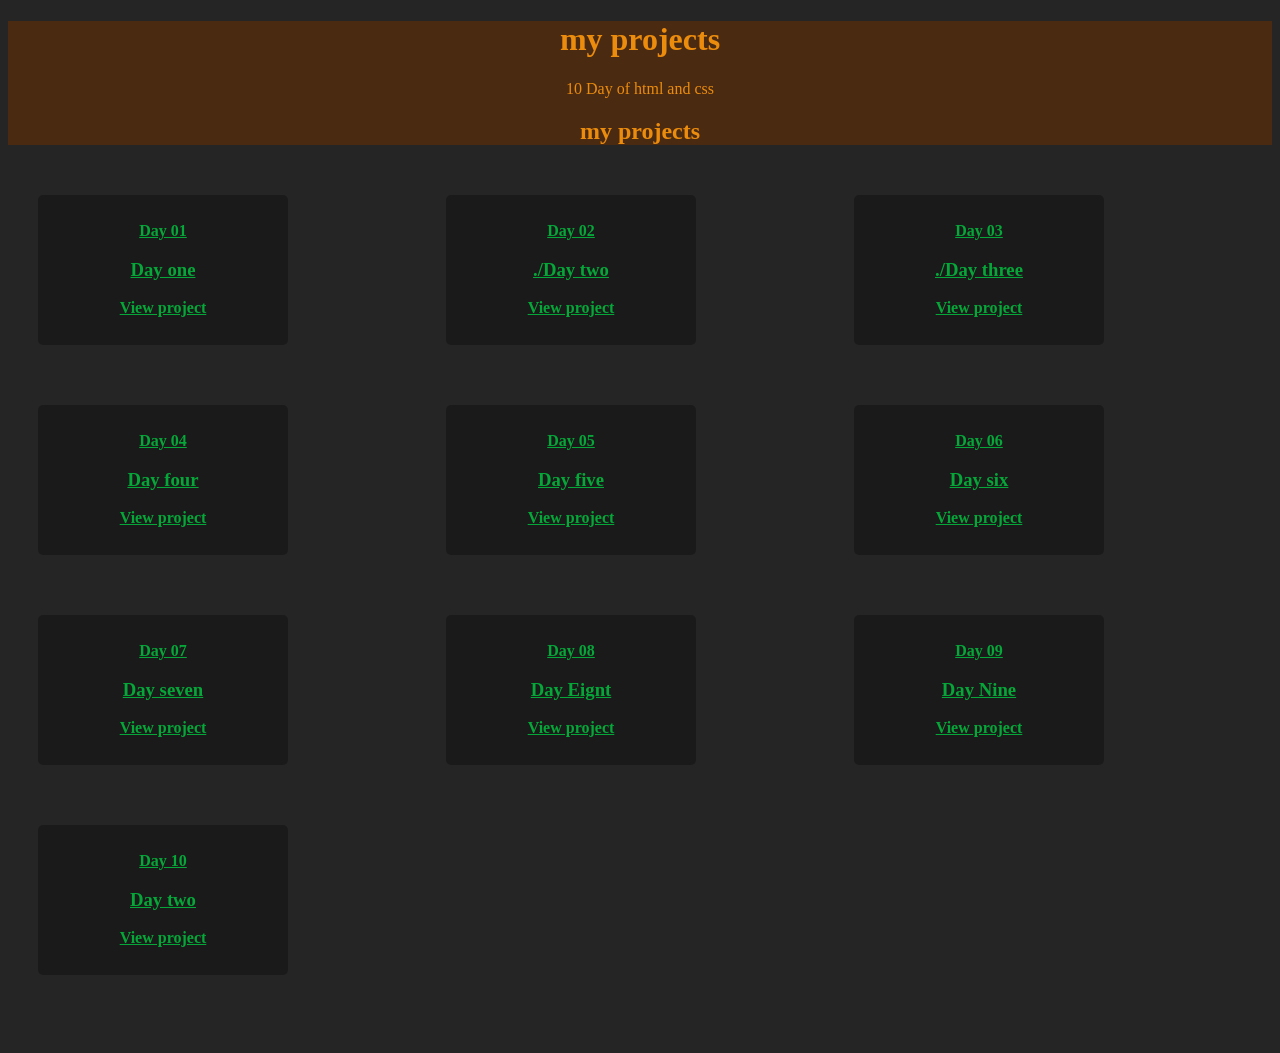
<file: index.html>
<!DOCTYPE html>
<html lang="en">
<head>
    <meta charset="UTF-8">
    <meta name="viewport" content="width=device-width, initial-scale=1.0">
    <title>Document</title>
    <style>
/* .btn{
  border: 20px;
  background-color: rgba(189, 100, 100, 0.281);
  font-family: sans-serif;
  display: grid; */


.project-grid{
  display: grid;
  border-radius: 20px;
  padding: 30px;
  /* border: 20px; */
  grid-template-columns: auto auto auto;
  gap: 20px;


}

.card{
  display: flex;
  border-radius: 5px;
  border: 20px;
  height: 150px;
  width: 250px;
  margin-bottom: 40px;
  background-color: rgba(0, 0, 0, 0.295);
  justify-content: center;
  text-align: center;
  flex-direction: column;
  color: rgb(6, 167, 57);
font-weight: bold;

}
.header{
text-align: center;
color: rgb(236, 140, 13);
background-color:rgb(75, 42, 18) ;
width: 100%;
margin: 0px;
padding: 20px, 0px;
}
body{
  background-color: rgba(0, 0, 0, 0.856);
}

    </style>
</head>
<body>
    <header class="header">
        <h1> my projects</h1>
        <p>10 Day of html and css</p>
        <h2>my projects</h2>
        <!-- <p class="subtitle">Explore my daily coding practice</p>
         -->
    </header>
    <main class="container">
        <div class="project-grid">
            <a href="./Day-01/index.html" class="card">
            <span class="Day">Day 01</span>
            <h3>Day one</h3>
            <span class="btn">View project</span>
        
        </a>

        <a href="./Day-02/index.html" class="card" >
        <span class="Day">Day 02</span>
        <h3>./Day two</h3>
        <span class="btn">View project</span>
        </a>

          <a href="./Day-03/" class="card">
        <span class="Day">Day 03</span>
        <h3>./Day three</h3>
        <span class="btn">View project</span>
        </a>

        <a href="./Day-04/index.html" class="card">
         <span class="./Day">Day 04</span>
        <h3>Day four</h3>
        <span class="btn">View project</span>
        </a>

          <a href="./Day-05/index.html" class="card">
        <span class="Day">Day 05</span>
        <h3>Day five</h3>
        <span class="btn">View project</span>
        </a>

          <a href="./Day-06/index.html" class="card">
        <span class="Day">Day 06</span>
        <h3>Day six</h3>
        <span class="btn">View project</span>
        </a>

          <a href="./Day-07/student-profile .html" class="card">
        <span class="Day">Day 07</span>
        <h3>Day seven</h3>
        <span class="btn">View project</span>
        </a>

          <a href="./Day-08/index.html" class="card">
        <span class="Day">Day 08</span>
        <h3>Day Eignt</h3>
        <span class="btn">View project</span>
        </a>

          <a href="./Day-09/index.html" class="card">
        <span class="Day">Day 09</span>
        <h3>Day Nine</h3>
        <span class="btn">View project</span>
        </a>

          <a href="./Day-10" class="card">
        <span class="Day">Day 10</span>
        <h3>Day two</h3>
        <span class="btn">View project</span>
        </a>

        </div>
    </main>
</body>
</html>
</file>
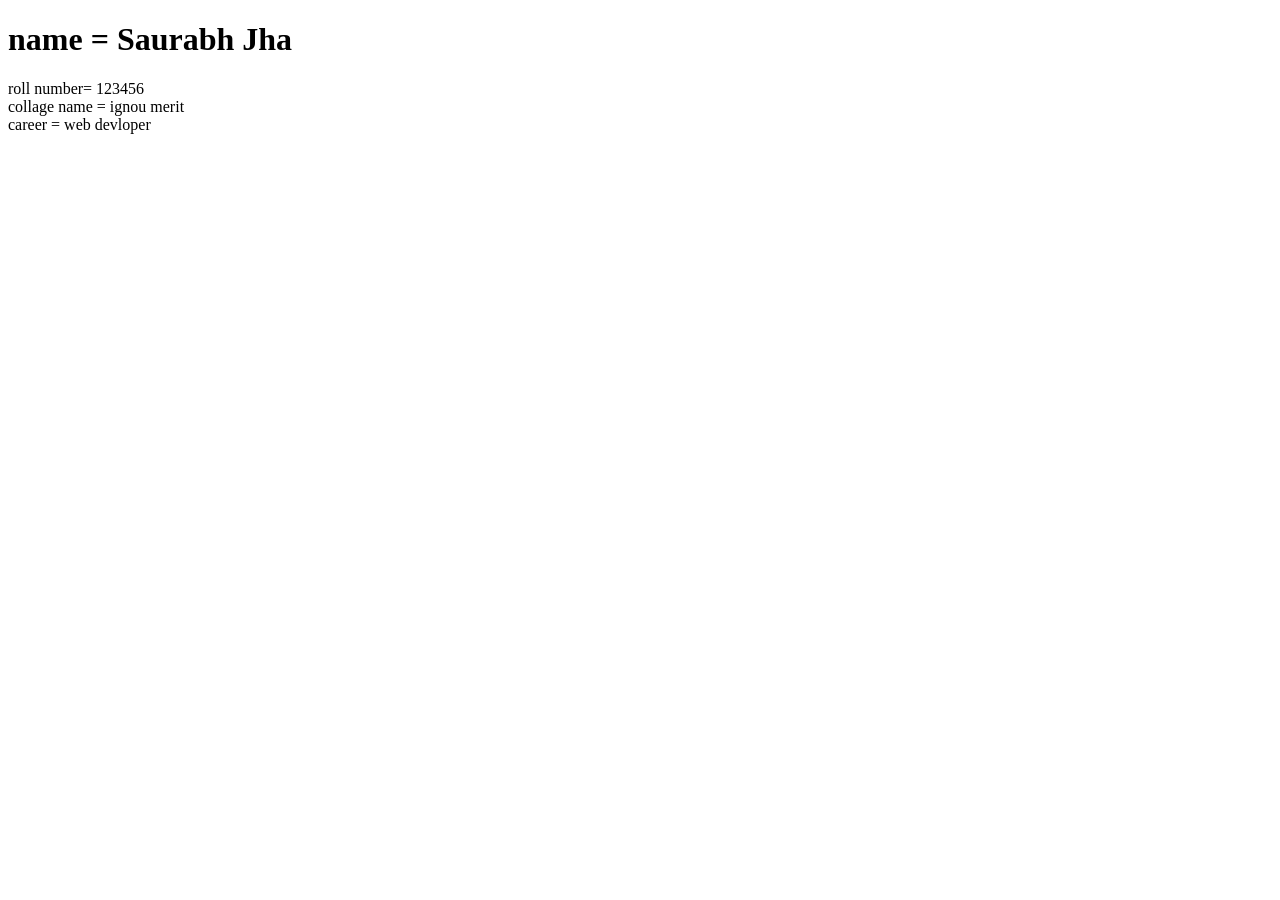
<file: day-01/index.html>
<!DOCTYPE html>
<html lang="en">
<head>
    <meta charset="UTF-8">
    <meta name="viewport" content="width=device-width, initial-scale=1.0">
    <title>My First BCA Webpage</title>
</head>
<body>
    <h1>name = Saurabh Jha</h1>
    <p>roll number= 123456 <br>
        collage name = ignou merit <br>
        career = web devloper <br>
    </p>
</body>
</html>
</file>
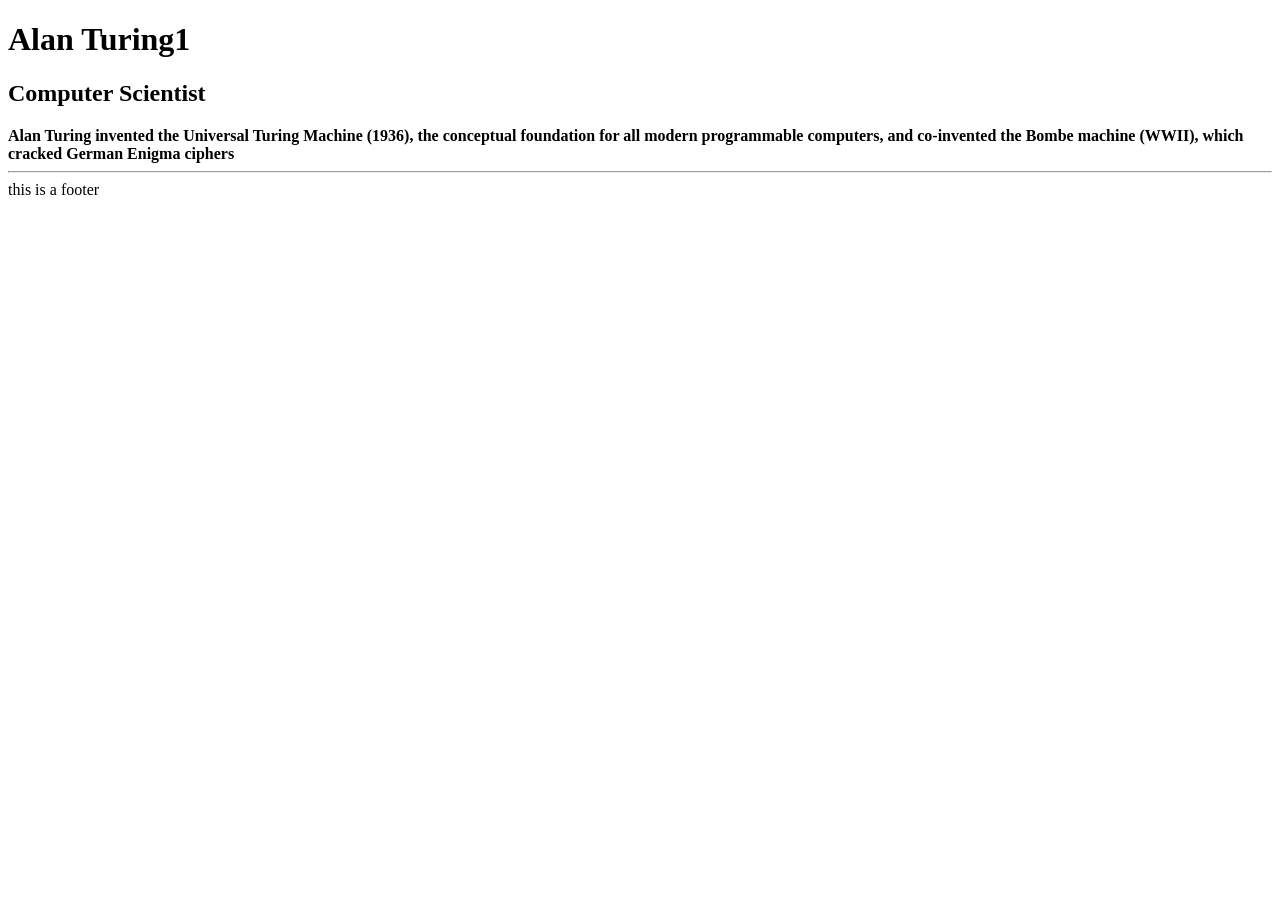
<file: day-02/index.html>
<!DOCTYPE html>
<html lang="en">
<head>
    <meta charset="UTF-8">
    <meta name="viewport" content="width=device-width, initial-scale=1.0">
    <title>Alan</title>
</head>
<body>
    <h1>Alan Turing1</h1>
    <h2>Computer Scientist</h2>
    <strong>Alan Turing invented the Universal Turing Machine (1936), the conceptual foundation for all modern programmable computers, and co-invented the Bombe machine (WWII), which cracked German Enigma ciphers</strong>
    <hr>
    <footer>this is a footer</footer>

</body>
</html>
</file>
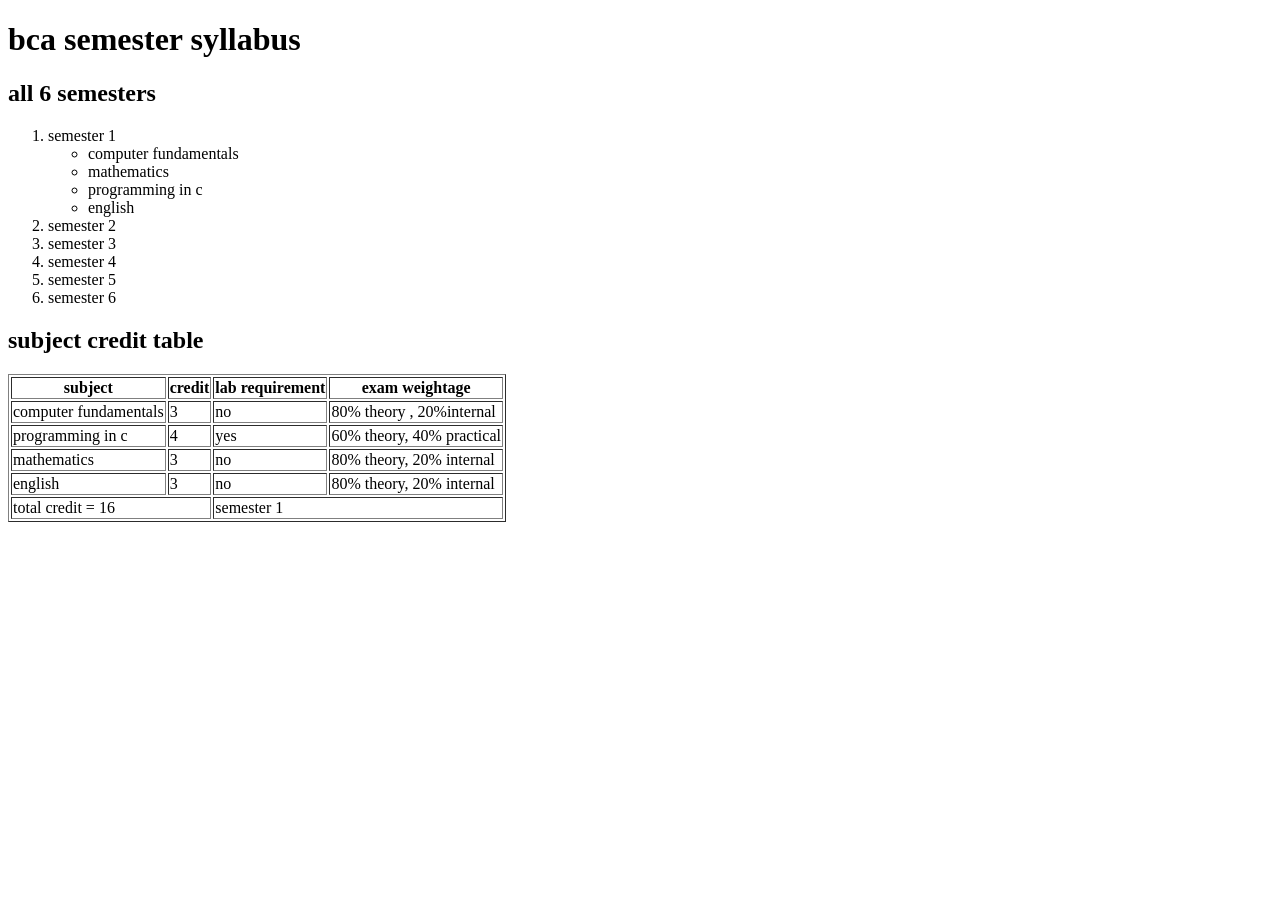
<file: day-04/index.html>
<!DOCTYPE html>
<html lang="en">
<head>
    <meta charset="UTF-8">
    <meta name="viewport" content="width=device-width, initial-scale=1.0">
    <title>html lists & tables </title>

</head>
<body>
<h1>bca semester syllabus</h1>
<h2>all 6 semesters</h2>

<ol>
    <li>semester 1
<ul>
<li>computer fundamentals</li>
<li>mathematics</li>
<li>programming in c</li>
<li>english</li>
</ul>
 </li>
 <li>semester 2</li>
<li>semester 3</li>
<li>semester 4</li>
<li>semester 5</li>
<li>semester 6</li>

</ol>
<h2>subject credit table</h2>
<table border="1">
    <thead><tr>
        <th>subject</th>
        <th>credit</th>
        <th>lab requirement</th>
        <th>exam weightage</th>
        </Tr>
    </thead>
    <tbody>
        <tr>
<td>computer fundamentals</td>
<td>3</td>
 <td>no</td>
<td>80% theory , 20%internal</td>
</tr>

<tr>
<td>programming in c</td>
<td>4</td>
<td>yes</td>
<td>60% theory, 40% practical  </td>
</tr>

<tr>
<td>mathematics</td>
<td>3</td>
<td>no</td>
<td>80% theory, 20% internal</td>
</tr>

<tr>
<td>english</td>
<td>3</td>
<td>no</td>
<td>80% theory, 20% internal</td>
</tr>
</tbody>

<tfoot>
    <tr>
<td colspan="2">total credit = 16</td>
<td colspan="2">semester 1</td>
    </tr>
</tfoot>
    <table>




    </table>
</body>
</html>
</file>
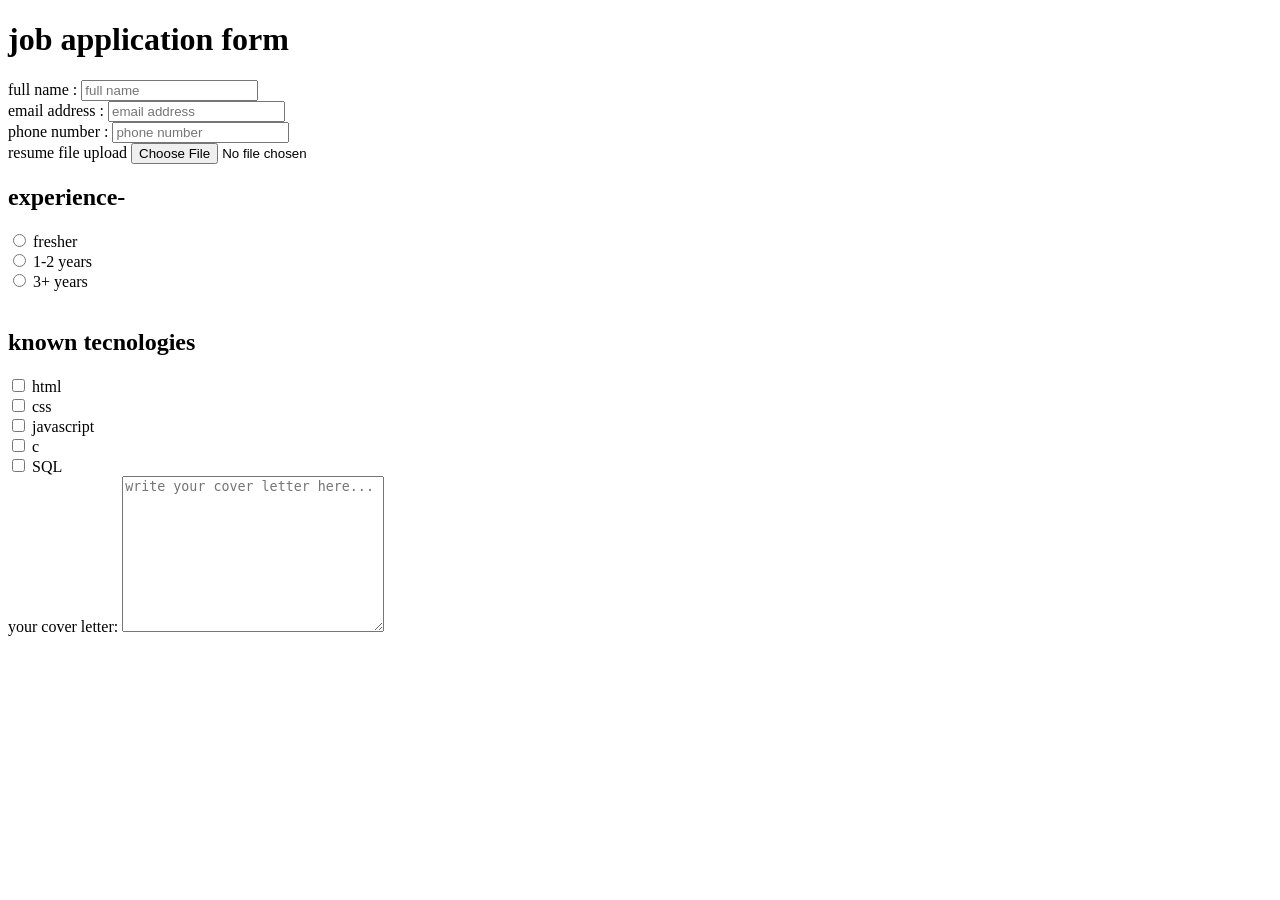
<file: day-05/index.html>
<!DOCTYPE html>
<html lang="en">
<head>
    <meta charset="UTF-8">
    <meta name="viewport" content="width=device-width, initial-scale=1.0">
    <title>job application</title>
</head>
<body>
    <h1>job application form </h1>
    <div>
    <label for="full">full name :</label>
    <input type="text" placeholder="full name ">
</div>

<div>
    <label for="email">email address :</label>
    <input type="text" placeholder="email address">
</div>

<div>
    <label for="phone number">phone number :</label>
    <input type="tel" placeholder="phone number">
</div>

<div>
<label for="resume">resume file upload</label>
<input type="file" placeholder="resume file upload">    
</div>

<h2>experience-</h2>
<div>
<input type="radio" name="experience" value="fresher" required>
<label for="fresher">fresher</label>
<br>
<input type="radio" name="experience" value="1-2 years" required>
<label for="1-2 years">1-2 years</label>
<br>
<input type="radio" name="experience" value="3+ years" required>
<label for="3+ years"> 3+ years</label>
</div>
<br>

<h2>known tecnologies</h2>
<input type="checkbox" name="html" value="html">
<label for="html">html</label>
<br>
<input type="checkbox" name="css" value="css">
<label for="css">css</label>
<br>
<input type="checkbox"name="javascript" value="javascript">
<label for="javascript">javascript</label>
<br>
<input type="checkbox"name="c" value="c">
<label for="c">c</label>
<br>
<input type="checkbox"  name="SQL" value="SQL"> 
<label for="SQL">SQL</label>
<br>
<div>
    <label for="cover-letter">your cover letter:</label>
    <textarea name="cover-letter" id="cover-letter" cols="30" rows="10" placeholder="write your cover letter here..." required></textarea>
</div>
</body>
</html>
</file>
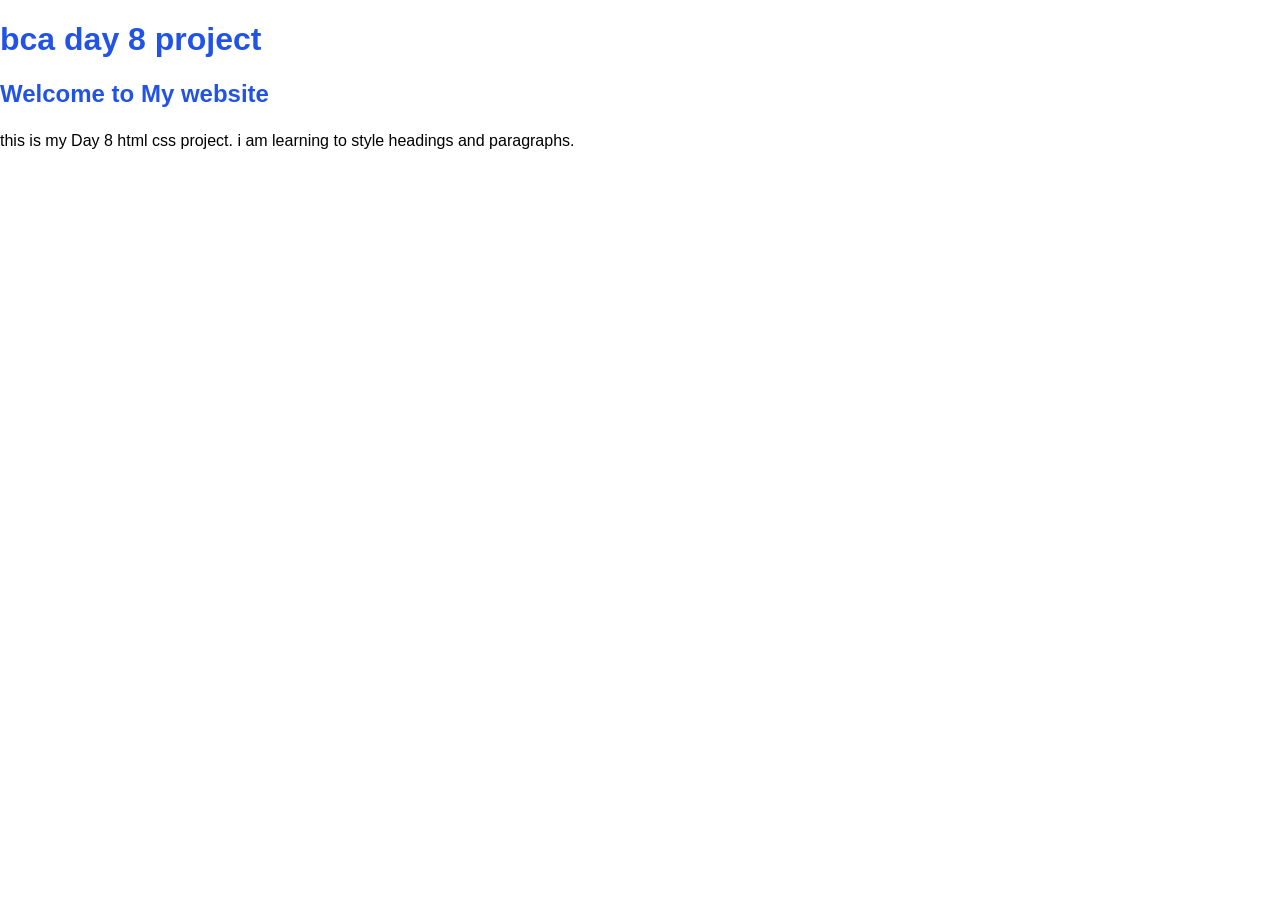
<file: day-08/index.html>
<!DOCTYPE html>
<html lang="en">
<head>
    <meta charset="UTF-8">
    <meta name="viewport" content="width=device-width, initial-scale=1.0">
    <title>learning css</title>
    <link rel="stylesheet" href="style.css">
 
</head>
<body>
    <header>
        <h1>bca day 8 project</h1>
    </header>

    <main>
        <h2>Welcome to My website</h2>
        <p>this is my Day 8 html css project. i am learning to style headings and paragraphs.</p>
    </main>
</body>
</html>
</file>
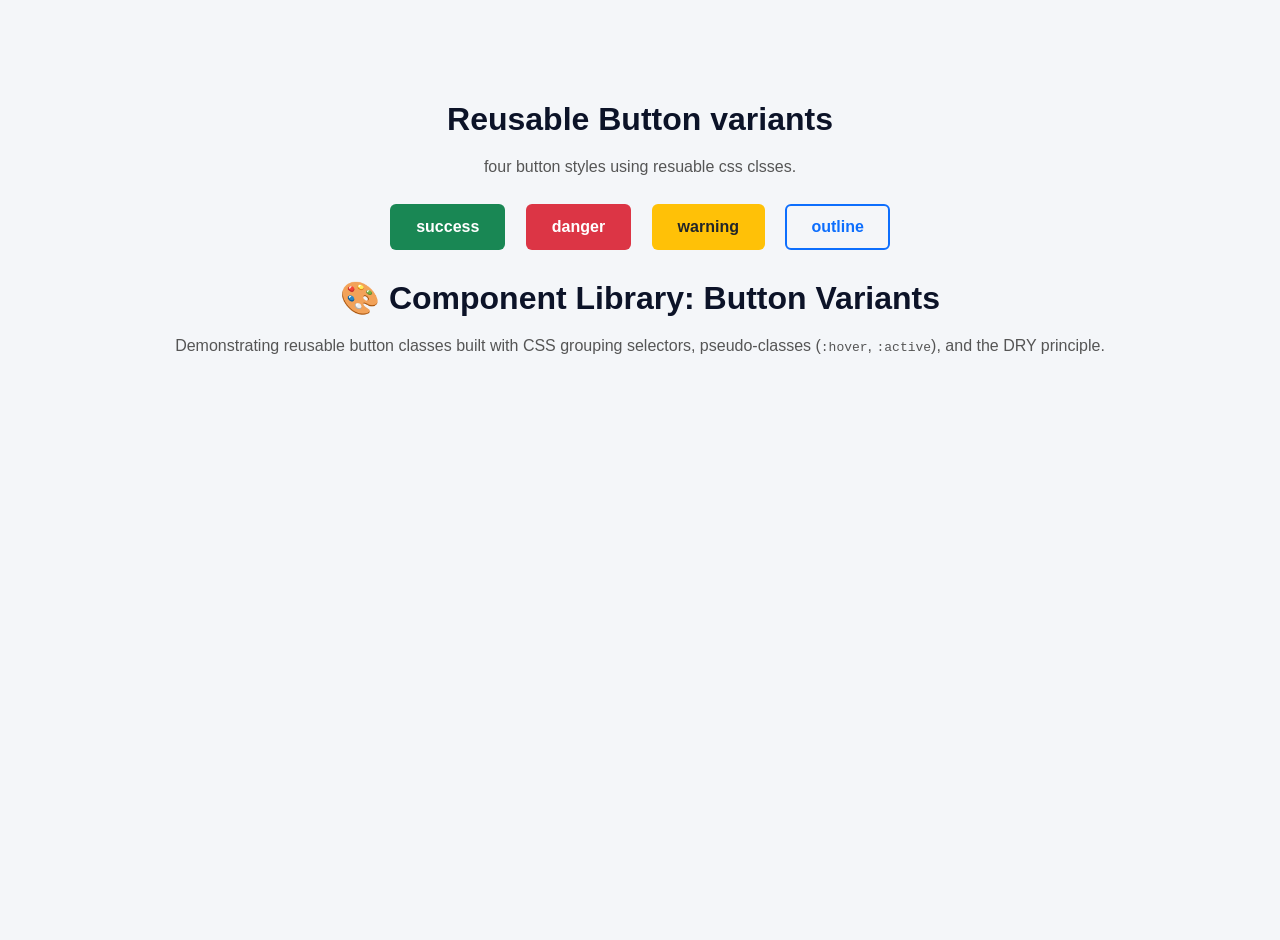
<file: day-09/index.html>
<!DOCTYPE html>
<html lang="en">
<head>
    <meta charset="UTF-8">
    <meta name="viewport" content="width=device-width, initial-scale=1.0">
    <title>button variants</title>
    <link rel="stylesheet" href="style.css">
</head>
<body>
<main class="container">
    <h1>Reusable Button variants</h1>
    <p>four button styles using resuable css clsses.</p>
    <section class="button group">
        <button class="btn-success">success</button>
        <button class="btn-danger">danger</button>
        <button class="btn-warning">warning</button>
        <button class="btn-outline">outline</button>

    </section>
     <main class="card-sheet">
    <h1>🎨 Component Library: Button Variants</h1>
    <p>Demonstrating reusable button classes built with CSS grouping selectors, pseudo-classes (<code>:hover</code>, <code>:active</code>), and the DRY principle.</p>

</main>    
</body>

</html>
</file>
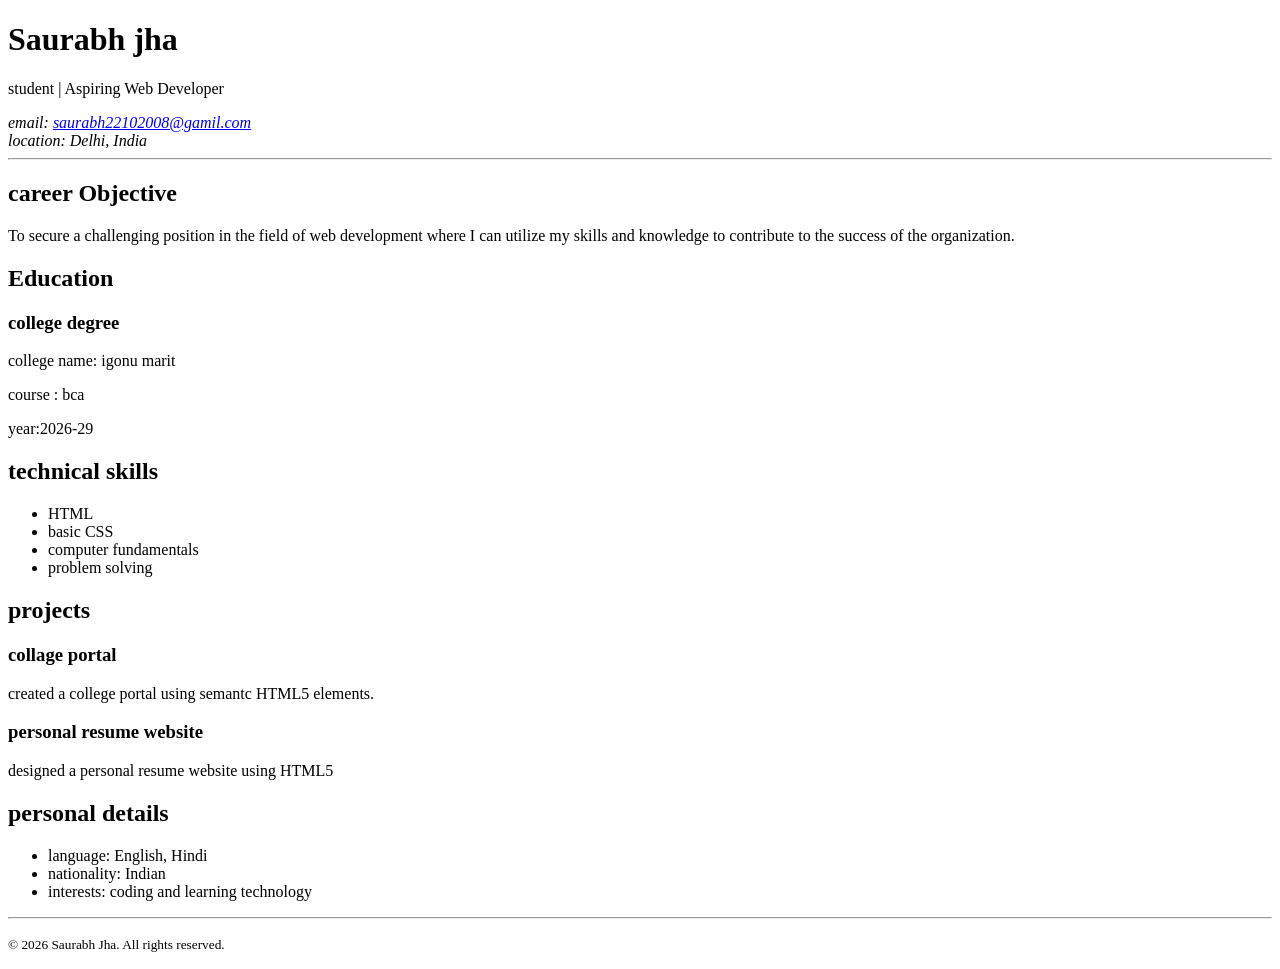
<file: day-07/student-profile .html>
<!DOCTYPE html>
<html lang="en">
<head>
    <meta charset="UTF-8">
    <meta name="viewport" content="width=device-width, initial-scale=1.0">
    <title>RESUME</title>
</head>
<body>
<header>

    <h1>Saurabh jha</h1>
    <p>student | Aspiring Web Developer</p>
    <address>
    email: <a href="mailto:saurabh22102008@gamil.com">saurabh22102008@gamil.com</a><br>
    location: Delhi, India
    </address>
    <hr>
</header>

<main>
<section>
    <h2>career Objective</h2>
    <p>To secure a challenging position in the field of web development where I can utilize my skills and knowledge to contribute to the success of the organization.</p>
</section>

<section>
    <h2>Education</h2>
    <article>
        <h3>college degree </h3>
        <p>college name: igonu marit </p>
        <p>course : bca </p>
        <p>year:2026-29</p>
    </article>
</section>
<section>
    <h2>technical skills</h2>
    <ul>
        <li>HTML</li>
        <li>basic CSS</li>
        <li>computer fundamentals</li>
        <li>problem solving</li>
    </ul>
</section>

<section>
<h2>projects</h2>
<article>
    <h3>collage portal </h3>
    <p>created a college portal using semantc HTML5 elements.</p>
</article>
<article>
    <h3>personal resume website</h3>
    <p>designed a personal resume website using HTML5</p>
</article>
</section>

<section>
    <h2>personal details</h2>
    <ul>
        <li>language: English, Hindi</li>
        <li>nationality: Indian</li>
        <li>interests: coding and learning technology</li>
    </ul>
</section>
</main>

<footer>
    <hr>
    <p> 
        <small>&copy; 2026 Saurabh Jha. All rights reserved.</small>
    </p>
</footer>
</body>
</html>
</file>
<file: day-08/style.css>
body {
    margin:0;
    font-family: sans-serif;
} 
h1,
h2{
    color: #2253e7; 
}

p{line-height: 1.6;
    }
</file>
<file: day-09/style.css>
body {
    margin: 0;
    font-family: Arial, sans-serif;
    background-color: #f4f6f9;
    color: #0c1328;
    padding: 20px;
    align-items: center;
    min-height: 100vh;
    justify-content: center;
}

/* page layout */




.container {
    text-align: center;
    padding: 60px 20px ;

}

h1{
    margin-bottom: 10px;
}
p{
    line-height:1.6 ;
    color: #555;
}


.btn-success,
.btn-danger,
.btn-warning,
.btn-outline {padding:12px 24px;
    Font-family: sans-serif;
    font-size: 16px;
    font-weight: bold;
    border: 2px solid transparent;
    border-radius: 6px;
    cursor: pointer;
    transition: all 0.3s ease;
    margin: 8px;
}
/* green button */
.btn-success {
    background-color: #198754;
    color: white;
}
.btn-success:hover {
    background-color: #146c43;
 transform :translateY(-3px)
}

/* red button */
.btn-danger {
    background-color: #dc3545;
    color: white;
}   
.btn-danger:hover {
    background-color: #b02a37;
    transform :translateY(-3px)
}

.btn-warning {
    background-color: #ffc107;
    color: #212529;
}

.btn-warning:hover {
    background-color: #e0a800;
    transform :translateY(-3px)
}

/* transparent button */
.btn-outline {
    background-color: transparent;
    color: #0d6efd;
    border: 2px solid #0d6efd;
}

.btn-outline:hover {
    background-color: #0d6efd;
    color: rgb(244, 248, 248);
    transform :translateY(-3px)
}
</file>
